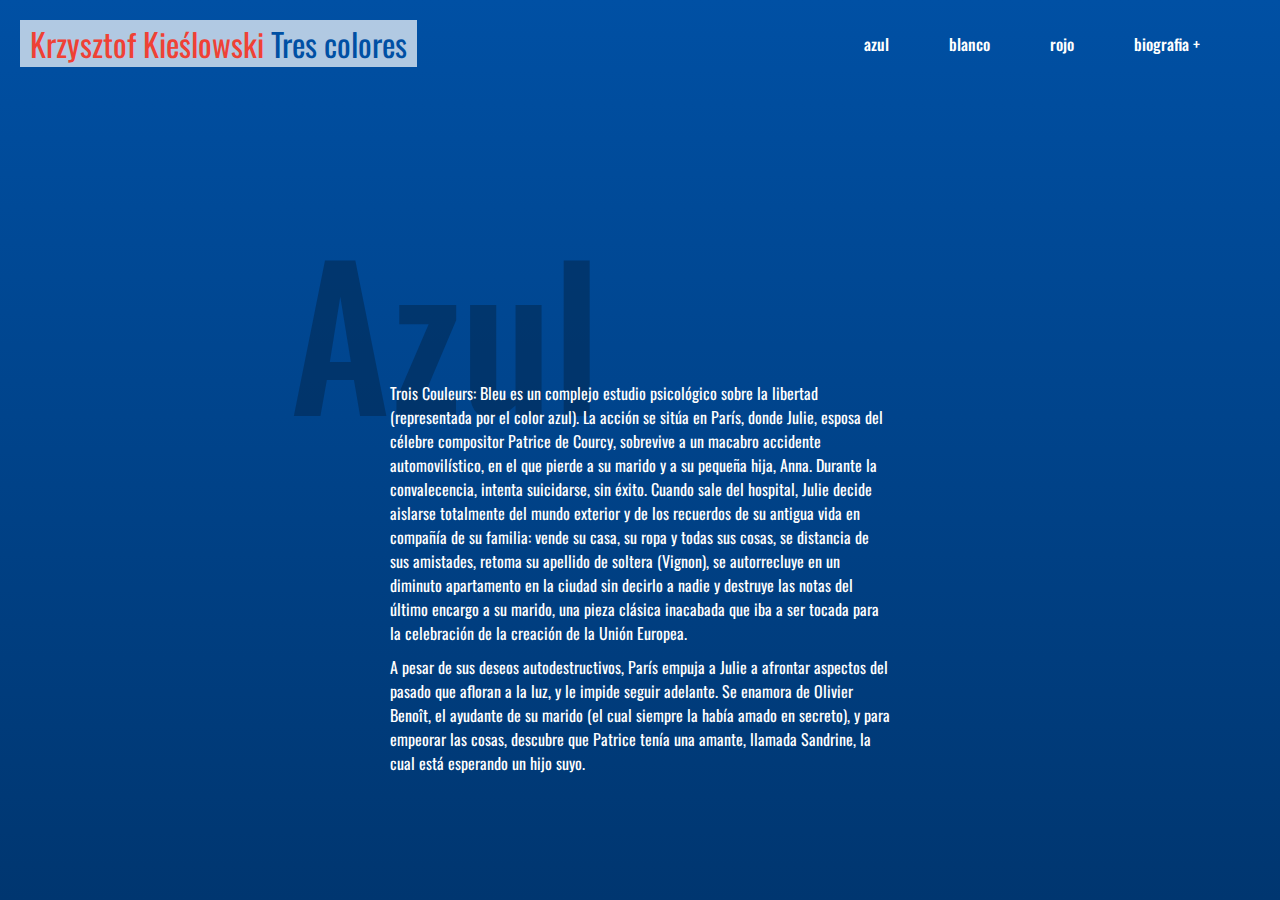
<file: azul.html>
<!DOCTYPE html>
<html lang="en">
<head>
    <meta charset="UTF-8">
    <meta name="viewport" content="width=device-width, initial-scale=1.0">
    <title>Azul</title>
    <link rel="preconnect" href="https://fonts.googleapis.com">
    <link rel="preconnect" href="https://fonts.gstatic.com" crossorigin>
    <link href="https://fonts.googleapis.com/css2?family=Oswald:wght@200..700&family=Roboto:ital,wght@0,100;0,300;0,400;0,500;0,700;0,900;1,100;1,300;1,400;1,500;1,700;1,900&display=swap" rel="stylesheet">
    <link rel="stylesheet" href="css/azul.css">
</head>
<body class="azul">
    <header class="header">
        <h1><a href="index.html">Krzysztof Kieślowski <span>Tres colores</span></a></h1>
        <nav>
            <lu class="menu">
                <li><a href="azul.html">azul</a></li>
                <li><a href="blanco.html">blanco</a></li>
                <li><a href="rojo.html">rojo</a></li>
                <li><a href="biografia.html">biografia +</a></li>
            </lu>
        </nav>
    </header>

    <section class="contenedor">
            <h2>Azul</h2>
            <p>Trois Couleurs: Bleu es un complejo estudio psicológico sobre la libertad (representada por el color azul). La acción se sitúa en París, donde Julie, esposa del célebre compositor Patrice de Courcy, sobrevive a un macabro accidente automovilístico, en el que pierde a su marido y a su pequeña hija, Anna. Durante la convalecencia, intenta suicidarse, sin éxito. Cuando sale del hospital, Julie decide aislarse totalmente del mundo exterior y de los recuerdos de su antigua vida en compañía de su familia: vende su casa, su ropa y todas sus cosas, se distancia de sus amistades, retoma su apellido de soltera (Vignon), se autorrecluye en un diminuto apartamento en la ciudad sin decirlo a nadie y destruye las notas del último encargo a su marido, una pieza clásica inacabada que iba a ser tocada para la celebración de la creación de la Unión Europea.</p>
            <p>A pesar de sus deseos autodestructivos, París empuja a Julie a afrontar aspectos del pasado que afloran a la luz, y le impide seguir adelante. Se enamora de Olivier Benoît, el ayudante de su marido (el cual siempre la había amado en secreto), y para empeorar las cosas, descubre que Patrice tenía una amante, llamada Sandrine, la cual está esperando un hijo suyo.</p>
    </section>  
</body>
</html>
</file>
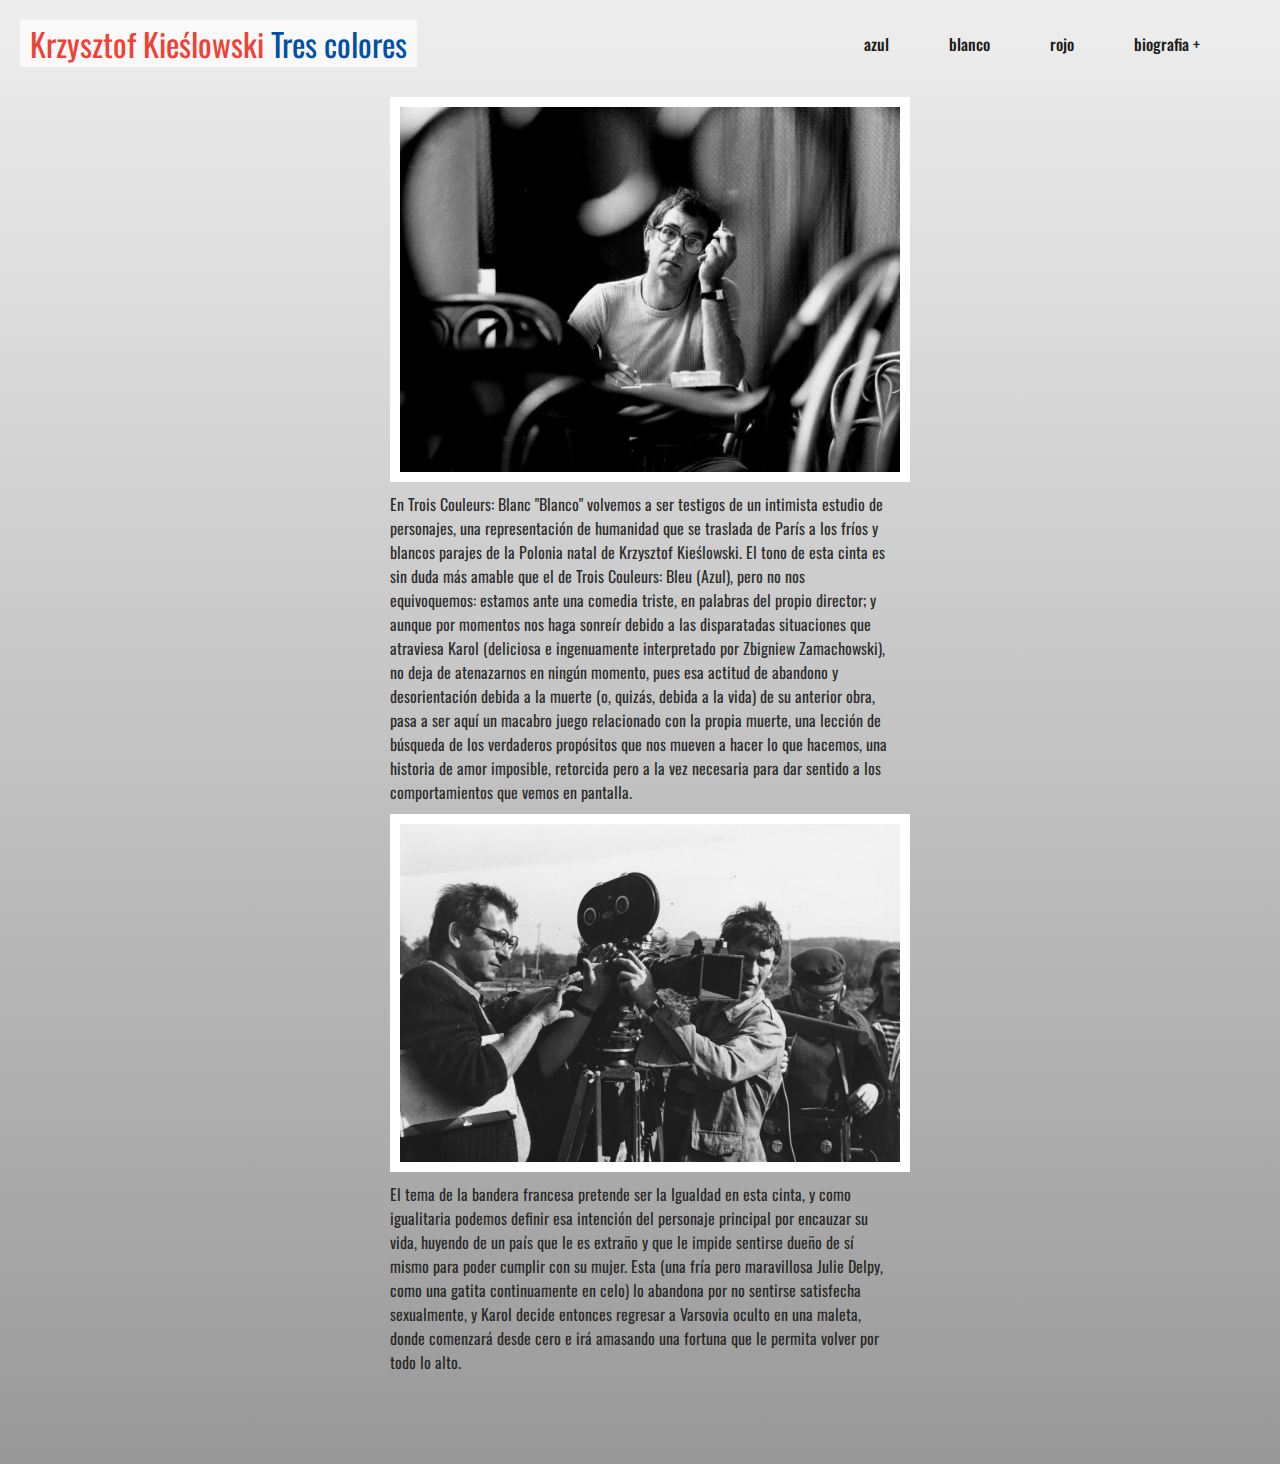
<file: biografia.html>
<!DOCTYPE html>
<html lang="en">
<head>
    <meta charset="UTF-8">
    <meta name="viewport" content="width=device-width, initial-scale=1.0">
    <title>Biografía</title>
    <link rel="preconnect" href="https://fonts.googleapis.com">
    <link rel="preconnect" href="https://fonts.gstatic.com" crossorigin>
    <link href="https://fonts.googleapis.com/css2?family=Oswald:wght@200..700&family=Roboto:ital,wght@0,100;0,300;0,400;0,500;0,700;0,900;1,100;1,300;1,400;1,500;1,700;1,900&display=swap" rel="stylesheet">
    <link rel="stylesheet" href="css/biografia.css">
</head>
<body>
    <header class="header">
        <h1>
            <a href="index.html">Krzysztof Kieślowski <span>Tres colores</span></a>
        </h1>
        <nav>
            <ul class="menu">
                <li><a href="azul.html">azul</a></li>
                <li><a href="blanco.html">blanco</a></li>
                <li><a href="rojo.html">rojo</a></li>
                <li><a href="biografia.html">biografia +</a></li>
            </ul>
        </nav>
    </header>

    <section class="contenedor">
        <img src="img/k01.jpg" alt="">
        <p>En Trois Couleurs: Blanc "Blanco" volvemos a ser testigos de un intimista estudio de personajes, una representación de humanidad que se traslada de París a los fríos y blancos parajes de la Polonia natal de Krzysztof Kieślowski. El tono de esta cinta es sin duda más amable que el de Trois Couleurs: Bleu (Azul), pero no nos equivoquemos: estamos ante una comedia triste, en palabras del propio director; y aunque por momentos nos haga sonreír debido a las disparatadas situaciones que atraviesa Karol (deliciosa e ingenuamente interpretado por Zbigniew Zamachowski), no deja de atenazarnos en ningún momento, pues esa actitud de abandono y desorientación debida a la muerte (o, quizás, debida a la vida) de su anterior obra, pasa a ser aquí un macabro juego relacionado con la propia muerte, una lección de búsqueda de los verdaderos propósitos que nos mueven a hacer lo que hacemos, una historia de amor imposible, retorcida pero a la vez necesaria para dar sentido a los comportamientos que vemos en pantalla.</p>
        <img src="img/k02.jpg" alt="">
        <p>El tema de la bandera francesa pretende ser la Igualdad en esta cinta, y como igualitaria podemos definir esa intención del personaje principal por encauzar su vida, huyendo de un país que le es extraño y que le impide sentirse dueño de sí mismo para poder cumplir con su mujer. Esta (una fría pero maravillosa Julie Delpy, como una gatita continuamente en celo) lo abandona por no sentirse satisfecha sexualmente, y Karol decide entonces regresar a Varsovia oculto en una maleta, donde comenzará desde cero e irá amasando una fortuna que le permita volver por todo lo alto.</p>
    </section>
</body>
</html>
</file>
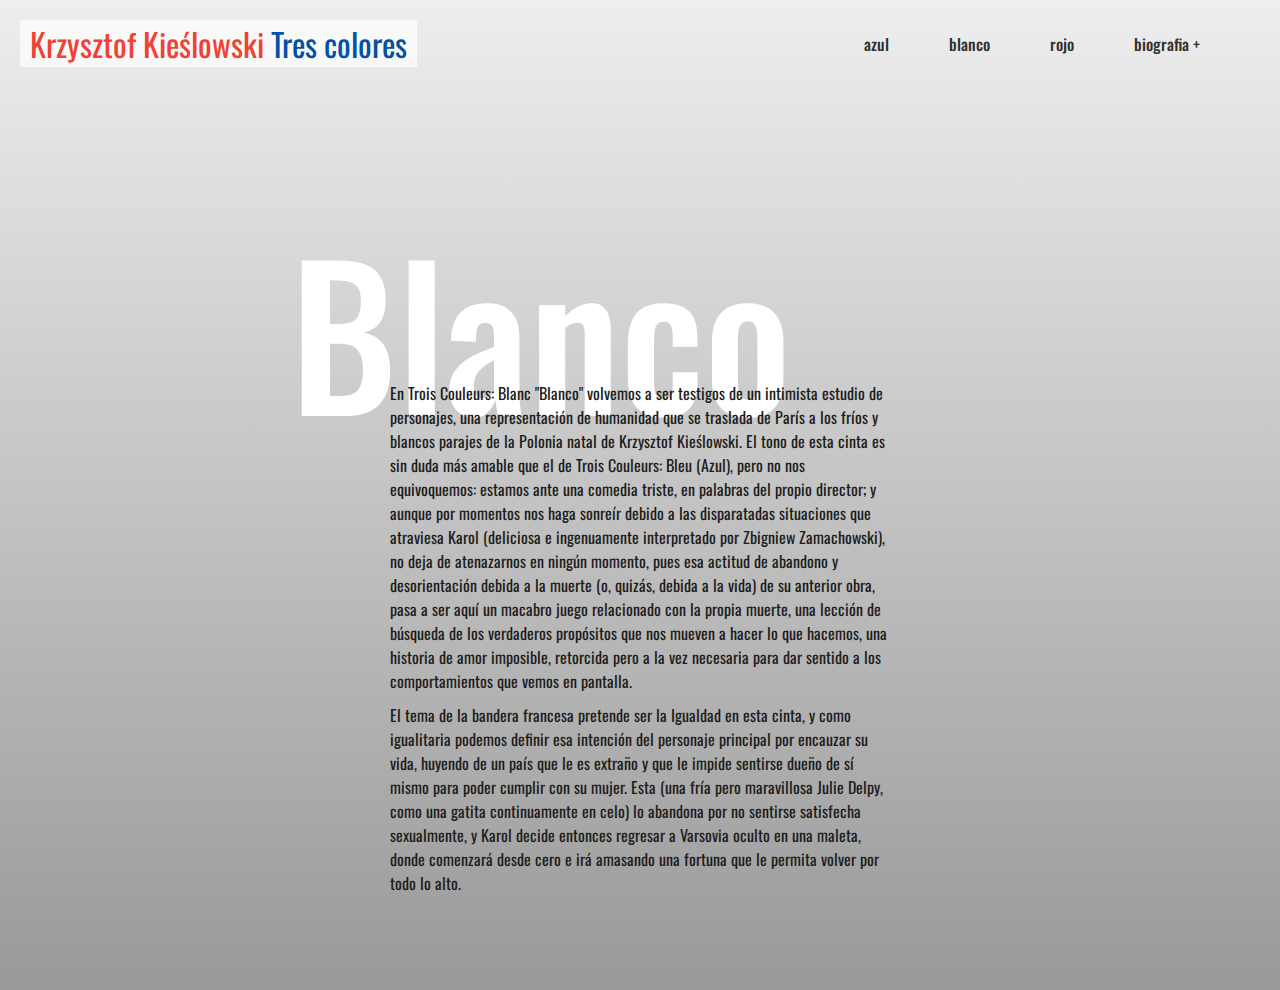
<file: blanco.html>
<!DOCTYPE html>
<html lang="en">
<head>
    <meta charset="UTF-8">
    <meta name="viewport" content="width=device-width, initial-scale=1.0">
    <title>Blanco</title>
    <link rel="preconnect" href="https://fonts.googleapis.com">
    <link rel="preconnect" href="https://fonts.gstatic.com" crossorigin>
    <link href="https://fonts.googleapis.com/css2?family=Oswald:wght@200..700&family=Roboto:ital,wght@0,100;0,300;0,400;0,500;0,700;0,900;1,100;1,300;1,400;1,500;1,700;1,900&display=swap" rel="stylesheet">
    <link rel="stylesheet" href="css/blanco.css">
</head>
<body class="blanco">
    <header class="header">
        <h1><a href="index.html">Krzysztof Kieślowski <span>Tres colores</span></a></h1>
        <nav>
            <lu class="menu">
                <li><a href="azul.html">azul</a></li>
                <li><a href="blanco.html">blanco</a></li>
                <li><a href="rojo.html">rojo</a></li>
                <li><a href="biografia.html">biografia +</a></li>
            </lu>
        </nav>
    </header>

    <section class="contenedor">
        <h2>Blanco</h2>
        <p>En Trois Couleurs: Blanc "Blanco" volvemos a ser testigos de un intimista estudio de personajes, una representación de humanidad que se traslada de París a los fríos y blancos parajes de la Polonia natal de Krzysztof Kieślowski. El tono de esta cinta es sin duda más amable que el de Trois Couleurs: Bleu (Azul), pero no nos equivoquemos: estamos ante una comedia triste, en palabras del propio director; y aunque por momentos nos haga sonreír debido a las disparatadas situaciones que atraviesa Karol (deliciosa e ingenuamente interpretado por Zbigniew Zamachowski), no deja de atenazarnos en ningún momento, pues esa actitud de abandono y desorientación debida a la muerte (o, quizás, debida a la vida) de su anterior obra, pasa a ser aquí un macabro juego relacionado con la propia muerte, una lección de búsqueda de los verdaderos propósitos que nos mueven a hacer lo que hacemos, una historia de amor imposible, retorcida pero a la vez necesaria para dar sentido a los comportamientos que vemos en pantalla.</p>
        <p>El tema de la bandera francesa pretende ser la Igualdad en esta cinta, y como igualitaria podemos definir esa intención del personaje principal por encauzar su vida, huyendo de un país que le es extraño y que le impide sentirse dueño de sí mismo para poder cumplir con su mujer. Esta (una fría pero maravillosa Julie Delpy, como una gatita continuamente en celo) lo abandona por no sentirse satisfecha sexualmente, y Karol decide entonces regresar a Varsovia oculto en una maleta, donde comenzará desde cero e irá amasando una fortuna que le permita volver por todo lo alto.</p>
    </section>  
</body>
</html>
</file>
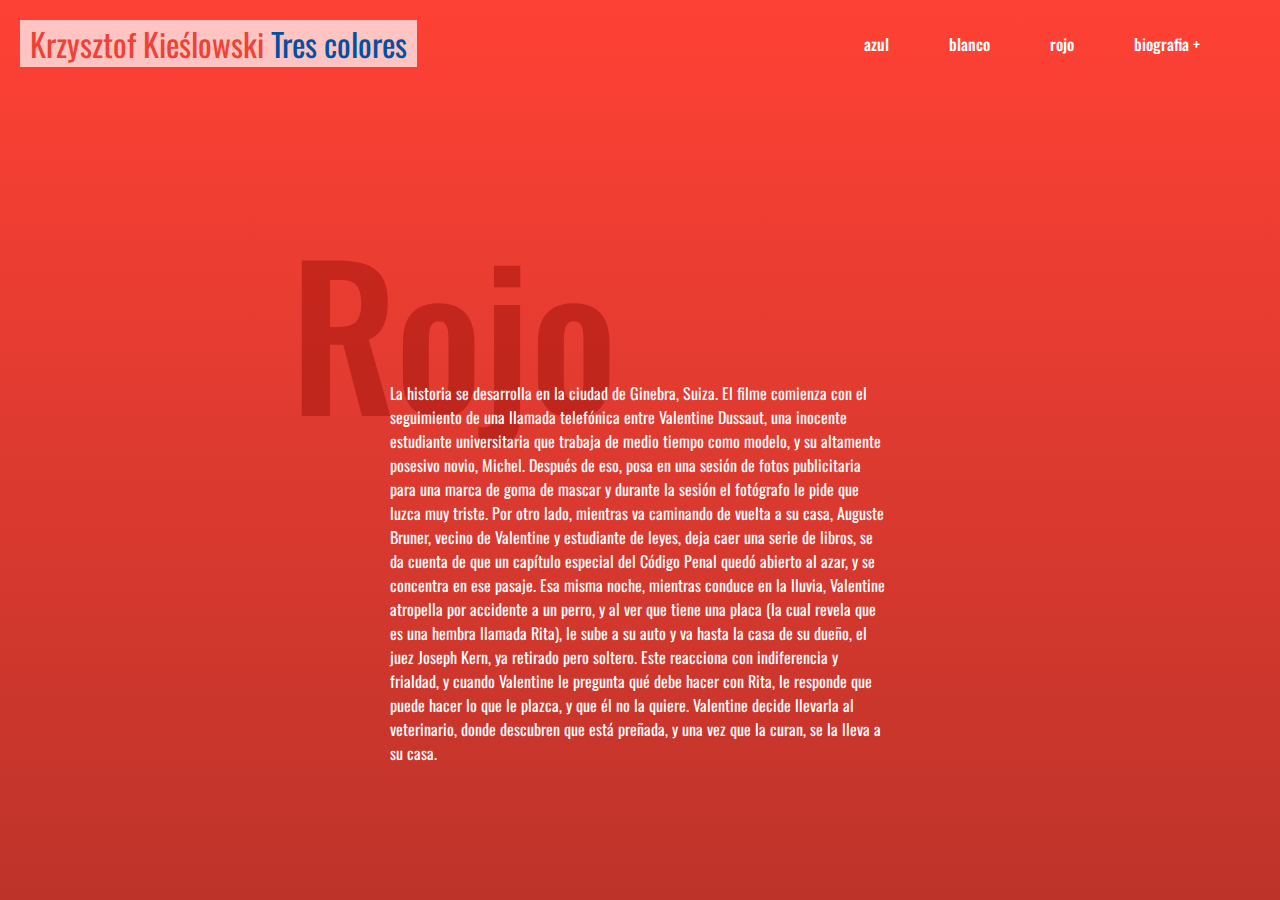
<file: rojo.html>
<!DOCTYPE html>
<html lang="en">
<head>
    <meta charset="UTF-8">
    <meta name="viewport" content="width=device-width, initial-scale=1.0">
    <title>Rojo</title>
    <link rel="preconnect" href="https://fonts.googleapis.com">
    <link rel="preconnect" href="https://fonts.gstatic.com" crossorigin>
    <link href="https://fonts.googleapis.com/css2?family=Oswald:wght@200..700&family=Roboto:ital,wght@0,100;0,300;0,400;0,500;0,700;0,900;1,100;1,300;1,400;1,500;1,700;1,900&display=swap" rel="stylesheet">
    <link rel="stylesheet" href="css/rojo.css">
</head>
<body class="rojo">
    <header class="header">
        <h1><a href="index.html">Krzysztof Kieślowski <span>Tres colores</span></a></h1>
        <nav>
            <lu class="menu">
                <li><a href="azul.html">azul</a></li>
                <li><a href="blanco.html">blanco</a></li>
                <li><a href="rojo.html">rojo</a></li>
                <li><a href="biografia.html">biografia +</a></li>
            </lu>
        </nav>
    </header>

    <section class="contenedor">
        <h2>Rojo</h2>
        <p>La historia se desarrolla en la ciudad de Ginebra, Suiza. El filme comienza con el seguimiento de una llamada telefónica entre Valentine Dussaut, una inocente estudiante universitaria que trabaja de medio tiempo como modelo, y su altamente posesivo novio, Michel. Después de eso, posa en una sesión de fotos publicitaria para una marca de goma de mascar y durante la sesión el fotógrafo le pide que luzca muy triste. Por otro lado, mientras va caminando de vuelta a su casa, Auguste Bruner, vecino de Valentine y estudiante de leyes, deja caer una serie de libros, se da cuenta de que un capítulo especial del Código Penal quedó abierto al azar, y se concentra en ese pasaje. Esa misma noche, mientras conduce en la lluvia, Valentine atropella por accidente a un perro, y al ver que tiene una placa (la cual revela que es una hembra llamada Rita), le sube a su auto y va hasta la casa de su dueño, el juez Joseph Kern, ya retirado pero soltero. Este reacciona con indiferencia y frialdad, y cuando Valentine le pregunta qué debe hacer con Rita, le responde que puede hacer lo que le plazca, y que él no la quiere. Valentine decide llevarla al veterinario, donde descubren que está preñada, y una vez que la curan, se la lleva a su casa.</p>
    </section>  
</body>
</html>
</file>
<file: css/azul.css>
*{
    margin: 0;
    padding: 0;
}

body{
    font-family: "oswald", sans-serif;
    font-weight: 400; 
}

.azul{
    background: linear-gradient(to top, #003670, #0050a4); 
    min-height: 100vh; 
}

.header{
    display: flex;
    justify-content: space-between;
    align-items: center;
    position: static;
    padding: 20px;
}

.header h1{
    background-color: #ffffffb1;
    padding: 0 10px;
}

.header a{
    text-decoration: none;
    font-weight: 400;
    color:#ef4135;
}

.header span{
    color: #0050a4;
}

.menu{
    display: flex;
    justify-content: space-between;
    list-style: none;
    padding-right: 10px;
}

.menu li{
    white-space: nowrap;
    padding-right: 40px;
}

.menu a{
    color: #fff;
    font-weight: 500;
    padding: 10px;
}

.contenedor{
    width: 500px;
    margin: 0 auto;
}

.contenedor h2{
    position: relative;
    font-size: 12em;
    color: #012a569b;
    font-weight: 500;
    top: 100px;
    left: -100px;
    z-index: -1;
}

.contenedor p{
    display: block;
    color: #fff;
    padding-top: 10px;
}


/* RESPONSIVE */

@media screen and (max-width: 951px){ /* TABLET */

    .header{
        display: block;
    }

    .header h1{
        display: inline-block;
    }

    .menu{
        display: flex;
        align-items: flex-start;
        justify-content: left;
        padding-top: 20px;
    }

    .contenedor{
        width: 500px;
        margin: 0 auto;
        padding-bottom: 100px;
    }

    .contenedor h2{
        left: -50px;
    }
}

@media screen and (max-width: 501px){ /* MOVIL */

    .header{
        padding: 10px;
    }

    .header span{
        display: block;
    }

    .contenedor{
        width: 80%;
        margin: 0 auto;
        padding-bottom: 100px;
    }

    .contenedor h2{
        position: static;
        font-size: 2em;
    }
}
</file>
<file: css/biografia.css>
*{
    margin: 0;
    padding: 0;
}

body{
    font-family: "oswald", sans-serif;
    font-weight: 400;
    background: linear-gradient(to top, #999, #eee);
}

.header{
    display: flex;
    justify-content: space-between;
    align-items: center;
    position: static;
    padding: 20px;
}

.header h1{
    background-color: #ffffffb1;
    padding: 0 10px;
}

.header a{
    text-decoration: none;
    font-weight: 400;
    color:#ef4135;
}

.header span{
    color: #0050a4;
}

.menu{
    display: flex;
    justify-content: space-between;
    list-style: none;
    padding-right: 10px;
}

.menu li{
    white-space: nowrap;
    padding-right: 40px;
}

.menu a{
    color: #1d1d1b;
    font-weight: 500;
    padding: 10px;
}

.contenedor{
    margin: 0 auto;
    width: 500px;
    padding-top: 10px;
    padding-bottom: 80px;
}

.contenedor img{
    width: 500px;
    border: 10px solid #fff;
    object-fit: cover;
    object-position: bottom;
}

.contenedor p{
    color: #1d1d1bed;
    padding-top: 5px;
    padding-bottom: 10px;
}

/* RESPONSIVE */

@media screen and (max-width: 951px){ /* TABLET - MENÚ */

    .header{
        display: block;
    }

    .header h1{
        display: inline-block;
    }

    .menu{
        display: flex;
        align-items: flex-start;
        justify-content: left;
        padding-top: 20px;
    }
}

@media screen and (max-width: 751px){ /* TABLET - IMAGEN*/

    .header{
        display: block;
    }

    .header h1{
        display: inline-block;
    }

    .menu{
        display: flex;
        align-items: flex-start;
        justify-content: left;
        padding-top: 20px;
    }

    .contenedor{
        width: 450px;
    }

    .contenedor img{
        width: 450px;
    }
}

@media screen and (max-width: 501px){ /* MOVIL */

    .header{
        padding: 10px;
    }

    .header span{
        display: block;
    }

    .contenedor{
        width: 400px;
    }

    .contenedor img{
        width: 400px;
    }
}
</file>
<file: css/blanco.css>
*{
    margin: 0;
    padding: 0;
}

body{
    font-family: "oswald", sans-serif;
    font-weight: 400; 
}

.blanco{
    background: linear-gradient(to top, #999, #eee);  
    height: 110vh;
}

.header{
    display: flex;
    justify-content: space-between;
    align-items: center;
    position: static;
    padding: 20px;
}

.header h1{
    background-color: #ffffffb1;
    padding: 0 10px;
}

.header a{
    text-decoration: none;
    font-weight: 400;
    color:#ef4135;
}

.header span{
    color: #0050a4;
}

.menu{
    display: flex;
    justify-content: space-between;
    list-style: none;
    padding-right: 10px;
}

.menu li{
    white-space: nowrap;
    padding-right: 40px;
}

.menu a{
    color: #1d1d1bed;
    font-weight: 500;
    padding: 10px;
}

.contenedor{
    width: 500px;
    margin: 0 auto;
}

.contenedor h2{
    position: relative;
    font-size: 12em;
    color: #fff;
    font-weight: 500;
    top: 100px;
    left: -100px;
    z-index: -1;
}

.contenedor p{
    display: block;
    color: #1d1d1b;
    padding-top: 10px;
}


/* RESPONSIVE */

@media screen and (max-width: 951px){ /* TABLET */

    .header{
        display: block;
    }

    .header h1{
        display: inline-block;
    }

    .menu{
        display: flex;
        align-items: flex-start;
        justify-content: left;
        padding-top: 20px;
    }

    .contenedor{
        width: 500px;
        margin: 0 auto;
        padding-bottom: 100px;
    }

    .contenedor h2{
        left: -50px;
    }
}


@media screen and (max-width: 501px){ /* MOVIL */

    .header{
        padding: 10px;
    }

    .header span{
        display: block;
    }

    .contenedor{
        width: 80%;
        margin: 0 auto;
        padding-bottom: 100px;
    }

    .contenedor h2{
        position: static;
        font-size: 2em;
    }
}
</file>
<file: css/rojo.css>
*{
    margin: 0;
    padding: 0;
    box-sizing: border-box;
}

body{
    font-family: "oswald", sans-serif;
    font-weight: 400; 
}

.rojo{
    background: linear-gradient(to top, #bd332a, #ff4135);  
    min-height: 100vh; 
}

.header{
    display: flex;
    justify-content: space-between;
    align-items: center;
    position: static;
    padding: 20px;
}

.header h1{
    background-color: #ffffffb1;
    padding: 0 10px;
}

.header a{
    text-decoration: none;
    font-weight: 400;
    color:#ef4135;
}

.header span{
    color: #0050a4;
}

.menu{
    display: flex;
    justify-content: space-between;
    list-style: none;
    padding-right: 10px;
}

.menu li{
    white-space: nowrap;
    padding-right: 40px;
}

.menu a{
    color: #fff;
    font-weight: 500;
    padding: 10px;
}

.contenedor{
    width: 500px;
    margin: 0 auto;
}

.contenedor h2{
    position: relative;
    font-size: 12em;
    color: #940c0370;
    font-weight: 500;
    top: 100px;
    left: -100px;
    z-index: -1;
}

.contenedor p{
    display: block;
    color: #fff;
    padding-top: 10px;
}


/* RESPONSIVE */

@media screen and (max-width: 951px){ /* TABLET */

    .header{
        display: block;
    }

    .header h1{
        display: inline-block;
    }

    .menu{
        display: flex;
        align-items: flex-start;
        justify-content: left;
        padding-top: 20px;
    }

    .contenedor{
        width: 500px;
        margin: 0 auto;
        padding-bottom: 100px;
    }

    .contenedor h2{
        left: -50px;
    }

    .contenedor p{
        padding-top: 0;
    }
}

@media screen and (max-width: 501px){ /* MOVIL */

    .header{
        padding: 10px;
    }

    .header span{
        display: block;
    }

    .contenedor{
        width: 80%;
        margin: 0 auto;
        padding-bottom: 100px;
    }

    .contenedor h2{
        position: static;
        font-size: 2em;
    }
}
</file>
